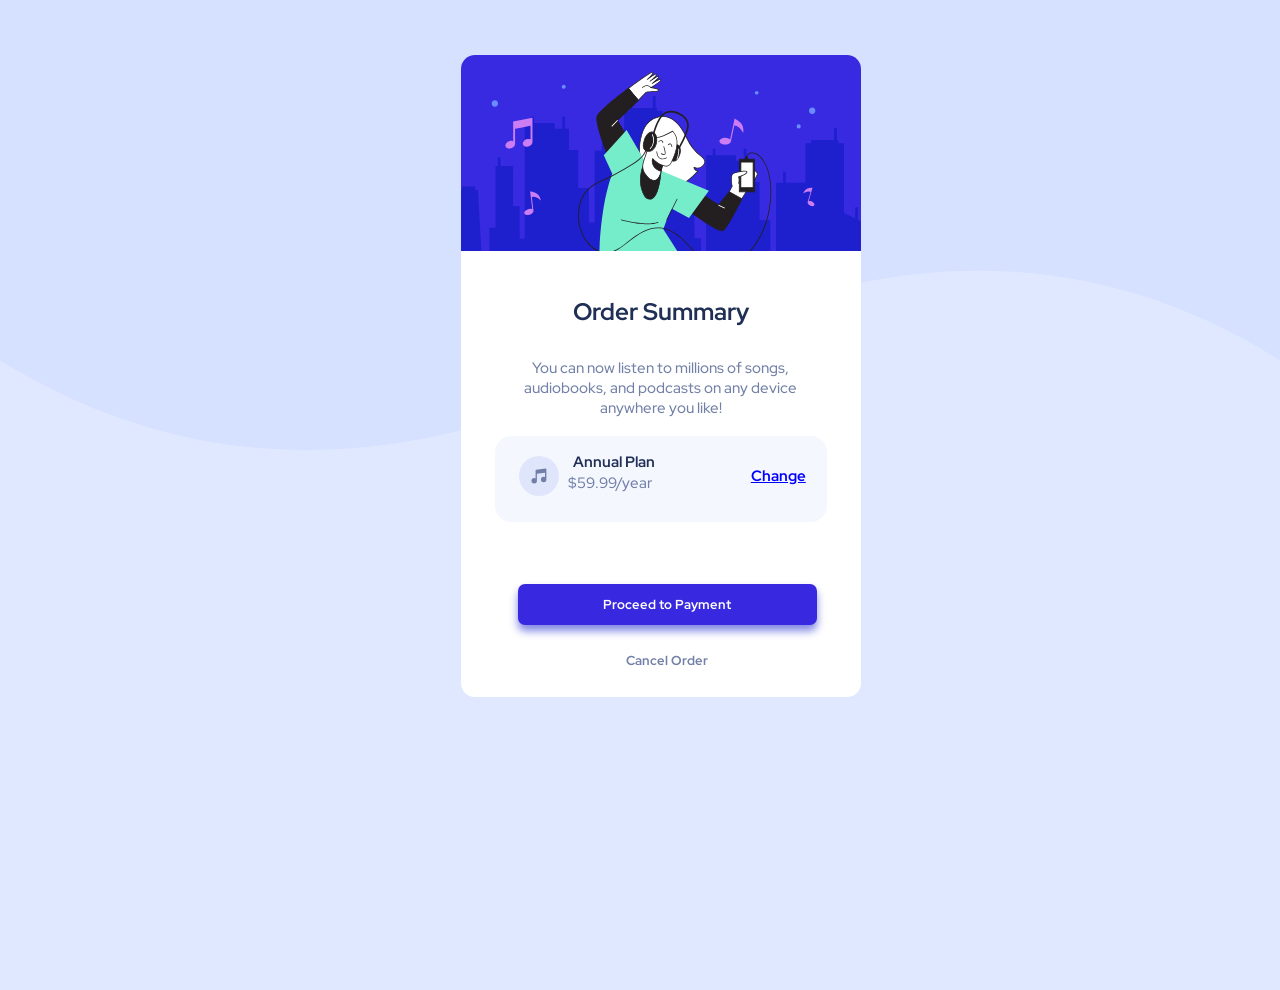
<file: index.html>
<!DOCTYPE html>
<html lang="en">
<head>
    <meta charset="UTF-8">
    <meta name="viewport" content="width=device-width, initial-scale=1.0">
    <link rel="stylesheet" href="./index.css">
    <link href="https://fonts.googleapis.com/css2?family=Red+Hat+Display:wght@500;700;900&display=swap" rel="stylesheet">
    <title>page3</title>
</head>
<body>
    <div class="page3">
        <img src="./images/pattern-background-desktop.svg" alt="image" class="image">
        <div class="contenar">
            <img src="./images/illustration-hero.svg" alt="photo">
            <h2>Order Summary</h2>
            <h3>You can now listen to millions of songs, audiobooks, and podcasts on any device anywhere you like!</h3>
           <section class="details">
                <img src="./images/icon-music.svg" alt="icon-music">
                <h4>Annual Plan</h4>
                <h5>$59.99/year</h5>
          <h5 class="Change"><u>Change</u></h5>
             </section>
            <button class="Proceed">Proceed to Payment</button>
             <button class="Cancel">Cancel Order</button>
        </div>
    </div>
</body>
</html>
</file>
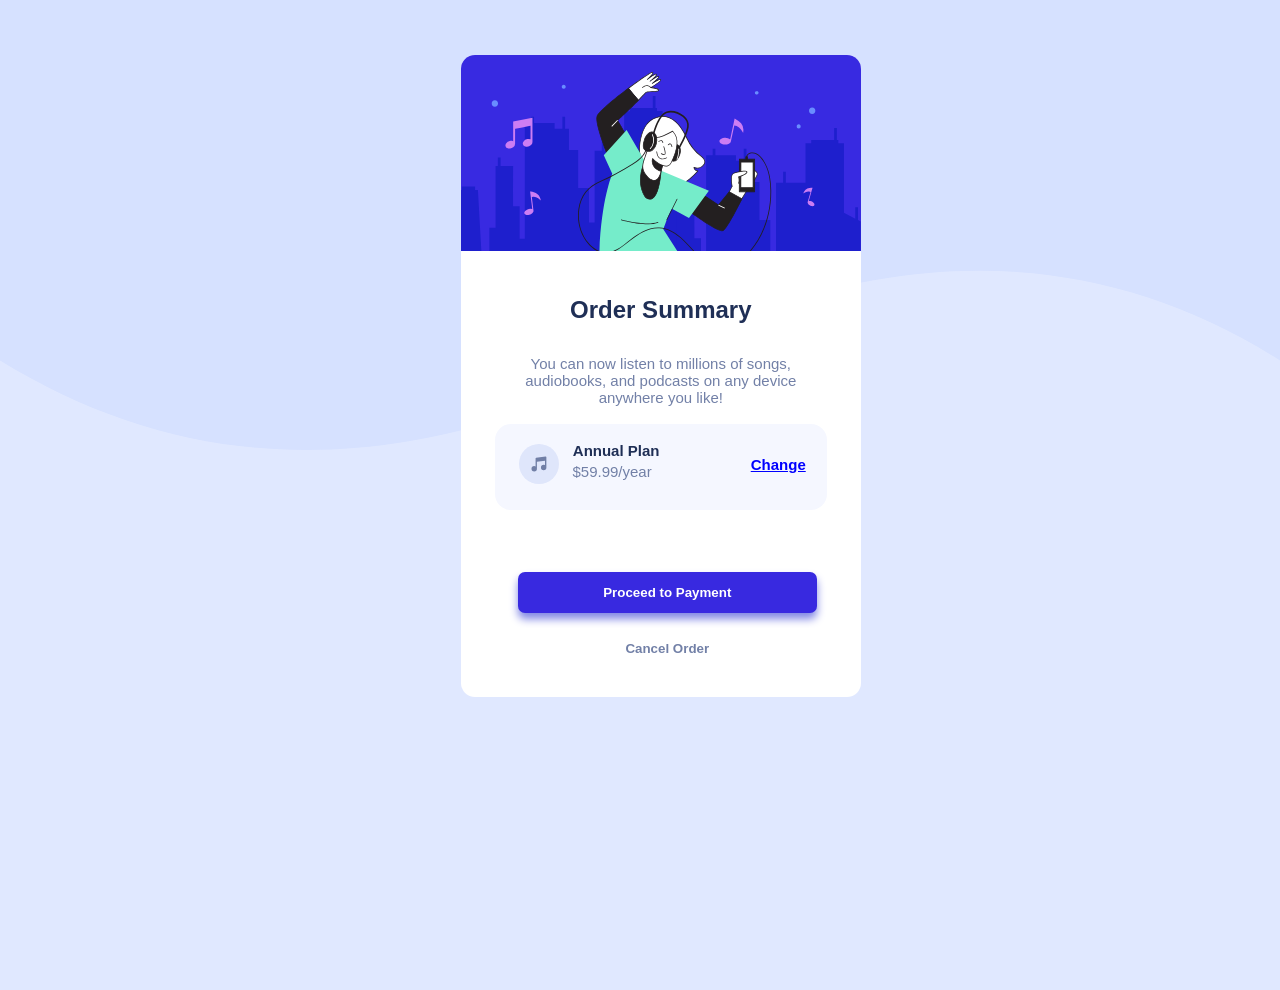
<file: html.html>
<!DOCTYPE html>
<html lang="en">
<head>
    <meta charset="UTF-8">
    <meta name="viewport" content="width=device-width, initial-scale=1.0">
    <link rel="stylesheet" href="./css.css">
     <link rel="stylesheet" href="https://fonts.google.com/specimen/Red+Hat+Display">
    <title>page3</title>
</head>
<body>
    <div class="page3">
        <img src="./images/pattern-background-desktop.svg" alt="image" class="image">
        <div class="contenar">
            <img src="./images/illustration-hero.svg" alt="photo">
            <h2>Order Summary</h2>
            <h3>You can now listen to millions of songs, audiobooks, and podcasts on any device anywhere you like!</h3>
           <section class="details">
                <img src="./images/icon-music.svg" alt="icon-music">
                <h4>Annual Plan</h4>
                <h5>$59.99/year</h5>
          <h5 class="Change"><u>Change</u></h5>
             </section>
            <button class="Proceed">Proceed to Payment</button>
             <button class="Cancel">Cancel Order</button>
        </div>
    </div>
</body>
</html>
</file>
<file: index.css>
*{
    text-align: center;
    margin: 0;
    padding: 0;
}
*{
  -webkit-box-sizing: border-box;
  -moz-box-sizing: border-box;
  box-sizing: border-box;
}
:root{
    --font-family: "Red Hat Display", sans-serif;
     --font-weight-normal: 500;
  --font-weight-bold: 700;
  --font-weight-extra-bold: 800;
    --font-size:18px;
}
.page3{
    width: 100%;
    height: 110vh;
    background-color: hsl(225, 100%, 94%);
}
.image{
    width: 100%;
    height: 50vh;
}
.contenar{
 width: 400px;
    height: 642px;
    margin: 10px auto;
    position: absolute;
    left: 36%;
    top: 5%;
    background-color: white;
    border-radius: 14px;
}
.contenar img{
width: 400px;
 border-top-left-radius: 14px;
    border-top-right-radius: 14px;

}
.contenar h2{
   margin-bottom: 25px;
    margin-top: 41px;
    font-family: var(--font-family);
    font-weight: var(--font-weight-bold);
    color: hsl(223, 47%, 23%);
}
.contenar h3:first-of-type{
   color: hsl(224, 23%, 55%);
    opacity: 189%;
    margin-bottom: -5px;
    margin-top: -24px;
    padding: 30px;
    font-family: var(--font-family);
    font-weight: var(--font-weight-normal);
    font-size: 15px;
}
.Change {       
   font-size: 15px;
    color: blue;
    font-family: var(--font-family);
    font-weight: var(--font-weight-bold);
    display: flex;
    justify-content: flex-end;
    align-items: center;
    margin-top: -5px;
   margin-left: 69px;

  }
.Change:hover {
 color: hsl(245, 75%, 52%);
 opacity: 50%;
 cursor: pointer;
}
  .details{
    background-color: hsl(225, 100%, 98%);
    width: 332px;
    height: 86px;
    margin: -12px auto;
    margin-bottom: 62px;
    border-radius: 16px;
     display: flex;
    justify-content: flex-start;
    align-items: center;
  }
  .details img{
   width: 40px;
    color: hsl(225, 100%, 94%);
    margin-top: -5px;
    opacity: 100%;
    margin-left: 24px;

}
.details h4{
   color: hsl(223, 47%, 23%);
    display: flex;
    justify-content: center;
    align-items: flex-end;
 margin-left: 14px;
    margin-top: -33px;
    font-family: var(--font-family);
    font-weight: var(--font-weight-bold);
    font-size:15px ;
}
.details h5:first-of-type{
    color: hsl(224, 23%, 55%);
    opacity: 189%;
    margin-left: -117px;
    margin-top: 9px;
    padding: 30px;
    font-family: var(--font-family);
    font-weight: var(--font-weight-normal);
    font-size: 15px;
}
button.Proceed {
   background-color: hsl(245, 75%, 52%);
    border: none;
    color: white;
    width: 299px;
    height: 41px;
    border-radius: 7px;
    margin-left: 43px;
    margin-bottom: 15px;
    margin-right: 30px;
    font-family: var(--font-family);
    font-weight: var(--font-weight-bold);
    box-shadow: 0 6px 9px hsl(236, 65%, 70%);
}
button.Proceed:hover {
 background-color: hsl(245, 75%, 52%);
 opacity: 50%;
 cursor: pointer;
}
button.Cancel:hover {
 color: hsl(224, 23%, 35%);;
 cursor: pointer;
}
button.Cancel {
    border: none;
    width: 299px;
    height: 41px;
    border-radius: 7px;
    margin-left: 43px;
    margin-bottom: 15px;
    margin-right: 30px;
    font-family: var(--font-family);
    font-weight: var(--font-weight-bold);
    color: hsl(224, 23%, 55%);
    background-color: white;


}
@media  (max-width:375px){
       .page3 {
       width: 100%;
        height: 100vh;
        background-image: url(./images/pattern-background-mobile.svg);
        background-repeat: no-repeat;
        background-position: top;
    }
.image{
    width: 300px;
    height: 50vh;
}
.contenar{
        width: 316px;
        height: 631px;
        margin: 10px auto;
        background-color: white;
        border-radius: 14px;
        position: absolute;
        top: 2%;
        left: 6%;
}
.contenar img{
        width: 316px;
 border-top-left-radius: 14px;
    border-top-right-radius: 14px;

}
.contenar h2{
   margin-bottom: 25px;
    margin-top: 41px;
    font-family: var(--font-family);
    font-weight: var(--font-weight-bold);
    color: hsl(223, 47%, 23%);
}
.contenar h3:first-of-type{
   color: hsl(224, 23%, 55%);
    opacity: 189%;
    margin-bottom: -5px;
    margin-top: -24px;
    padding: 30px;
    font-family: var(--font-family);
    font-weight: var(--font-weight-normal);
    font-size: 15px;
}
.Change {       
   font-size: 15px;
    color: blue;
    font-family: var(--font-family);
    font-weight: var(--font-weight-bold);
    display: flex;
    justify-content: flex-end;
    align-items: center;
   margin-top: 5px;
        margin-left: 21px;

  }
  .Change:hover {
 color: hsl(245, 75%, 52%);
 opacity: 50%;
 cursor: pointer;
}
  .details{
    background-color: hsl(225, 100%, 98%);
   width: 272px;
    height: 86px;
    margin: -12px auto;
    margin-bottom: 62px;
    border-radius: 16px;
     display: flex;
    justify-content: flex-start;
    align-items: center;
  }
  .details img{
   width: 40px;
    color: hsl(225, 100%, 94%);
    margin-top: -5px;
    opacity: 100%;
    margin-left: 14px;

}
.details h4{
   color: hsl(223, 47%, 23%);
    display: flex;
    justify-content: center;
    align-items: flex-end;
margin-left: 14px;
        margin-top: -4px;
        margin-bottom: 12px;
    font-family: var(--font-family);
    font-weight: var(--font-weight-bold);
    font-size:15px ;
}
.details h5:first-of-type{
    color: hsl(224, 23%, 55%);
    opacity: 189%;
    margin-left: -117px;
        margin-top: 38px;
    padding: 30px;
    font-family: var(--font-family);
    font-weight: var(--font-weight-normal);
    font-size: 15px;
}
button.Proceed {
   background-color: hsl(245, 75%, 52%);
    border: none;
    color: white;
    width: 239px;
    height: 41px;
    border-radius: 7px;
    margin-left: 43px;
    margin-bottom: 15px;
    margin-right: 30px;
    font-family: var(--font-family);
    font-weight: var(--font-weight-bold);
    box-shadow: 0 6px 9px hsl(236, 65%, 70%);
}
button.Proceed:hover {
 background-color: hsl(245, 75%, 52%);
 opacity: 50%;
 cursor: pointer;
}
button.Cancel:hover {
 color: hsl(224, 23%, 35%);;
 cursor: pointer;
}
button.Cancel {
    border: none;
    width: 239px;
    height: 41px;
    border-radius: 7px;
    margin-left: 43px;
    margin-bottom: 15px;
    margin-right: 30px;
    font-family: var(--font-family);
    font-weight: var(--font-weight-bold);
    color: hsl(224, 23%, 55%);
    background-color: white;

}
}
</file>
<file: css.css>
*{
    text-align: center;
    margin: 0;
    padding: 0;
}
*{
  -webkit-box-sizing: border-box;
  -moz-box-sizing: border-box;
  box-sizing: border-box;
}
:root{
    --font-family: "Red Hat Display", sans-serif;
     --font-weight-normal: 500;
  --font-weight-bold: 700;
  --font-weight-extra-bold: 800;
    --font-size:18px;
}
.page3{
    width: 100%;
    height: 110vh;
    background-color: hsl(225, 100%, 94%);
}
.image{
    width: 100%;
    height: 50vh;
}
.contenar{
 width: 400px;
    height: 642px;
    margin: 10px auto;
    position: absolute;
    left: 36%;
    top: 5%;
    background-color: white;
    border-radius: 14px;
}
.contenar img{
width: 400px;
 border-top-left-radius: 14px;
    border-top-right-radius: 14px;

}
.contenar h2{
   margin-bottom: 25px;
    margin-top: 41px;
    font-family: var(--font-family);
    font-weight: var(--font-weight-bold);
    color: hsl(223, 47%, 23%);
}
.contenar h3:first-of-type{
   color: hsl(224, 23%, 55%);
    opacity: 189%;
    margin-bottom: -5px;
    margin-top: -24px;
    padding: 30px;
    font-family: var(--font-family);
    font-weight: var(--font-weight-normal);
    font-size: 15px;
}
.Change {       
   font-size: 15px;
    color: blue;
    font-family: var(--font-family);
    font-weight: var(--font-weight-bold);
    display: flex;
    justify-content: flex-end;
    align-items: center;
    margin-top: -5px;
   margin-left: 69px;

  }
.Change:hover {
 color: hsl(245, 75%, 52%);
 opacity: 50%;
 cursor: pointer;
}
  .details{
    background-color: hsl(225, 100%, 98%);
    width: 332px;
    height: 86px;
    margin: -12px auto;
    margin-bottom: 62px;
    border-radius: 16px;
     display: flex;
    justify-content: flex-start;
    align-items: center;
  }
  .details img{
   width: 40px;
    color: hsl(225, 100%, 94%);
    margin-top: -5px;
    opacity: 100%;
    margin-left: 24px;

}
.details h4{
   color: hsl(223, 47%, 23%);
    display: flex;
    justify-content: center;
    align-items: flex-end;
 margin-left: 14px;
    margin-top: -33px;
    font-family: var(--font-family);
    font-weight: var(--font-weight-bold);
    font-size:15px ;
}
.details h5:first-of-type{
    color: hsl(224, 23%, 55%);
    opacity: 189%;
    margin-left: -117px;
    margin-top: 9px;
    padding: 30px;
    font-family: var(--font-family);
    font-weight: var(--font-weight-normal);
    font-size: 15px;
}
button.Proceed {
   background-color: hsl(245, 75%, 52%);
    border: none;
    color: white;
    width: 299px;
    height: 41px;
    border-radius: 7px;
    margin-left: 43px;
    margin-bottom: 15px;
    margin-right: 30px;
    font-family: var(--font-family);
    font-weight: var(--font-weight-bold);
    box-shadow: 0 6px 9px hsl(236, 65%, 70%);
}
button.Proceed:hover {
 background-color: hsl(245, 75%, 52%);
 opacity: 50%;
 cursor: pointer;
}
button.Cancel:hover {
 color: hsl(224, 23%, 35%);;
 cursor: pointer;
}
button.Cancel {
    border: none;
    width: 299px;
    height: 41px;
    border-radius: 7px;
    margin-left: 43px;
    margin-bottom: 15px;
    margin-right: 30px;
    font-family: var(--font-family);
    font-weight: var(--font-weight-bold);
    color: hsl(224, 23%, 55%);
    background-color: white;


}
@media  (max-width:375px){
       .page3 {
       width: 100%;
        height: 100vh;
        background-image: url(./images/pattern-background-mobile.svg);
        background-repeat: no-repeat;
        background-position: top;
    }
.image{
    width: 300px;
    height: 50vh;
}
.contenar{
        width: 316px;
        height: 631px;
        margin: 10px auto;
        background-color: white;
        border-radius: 14px;
        position: absolute;
        top: 2%;
        left: 6%;
}
.contenar img{
        width: 316px;
 border-top-left-radius: 14px;
    border-top-right-radius: 14px;

}
.contenar h2{
   margin-bottom: 25px;
    margin-top: 41px;
    font-family: var(--font-family);
    font-weight: var(--font-weight-bold);
    color: hsl(223, 47%, 23%);
}
.contenar h3:first-of-type{
   color: hsl(224, 23%, 55%);
    opacity: 189%;
    margin-bottom: -5px;
    margin-top: -24px;
    padding: 30px;
    font-family: var(--font-family);
    font-weight: var(--font-weight-normal);
    font-size: 15px;
}
.Change {       
   font-size: 15px;
    color: blue;
    font-family: var(--font-family);
    font-weight: var(--font-weight-bold);
    display: flex;
    justify-content: flex-end;
    align-items: center;
   margin-top: 5px;
        margin-left: 21px;

  }
  .Change:hover {
 color: hsl(245, 75%, 52%);
 opacity: 50%;
 cursor: pointer;
}
  .details{
    background-color: hsl(225, 100%, 98%);
   width: 272px;
    height: 86px;
    margin: -12px auto;
    margin-bottom: 62px;
    border-radius: 16px;
     display: flex;
    justify-content: flex-start;
    align-items: center;
  }
  .details img{
   width: 40px;
    color: hsl(225, 100%, 94%);
    margin-top: -5px;
    opacity: 100%;
    margin-left: 14px;

}
.details h4{
   color: hsl(223, 47%, 23%);
    display: flex;
    justify-content: center;
    align-items: flex-end;
margin-left: 14px;
        margin-top: -4px;
        margin-bottom: 12px;
    font-family: var(--font-family);
    font-weight: var(--font-weight-bold);
    font-size:15px ;
}
.details h5:first-of-type{
    color: hsl(224, 23%, 55%);
    opacity: 189%;
    margin-left: -117px;
        margin-top: 38px;
    padding: 30px;
    font-family: var(--font-family);
    font-weight: var(--font-weight-normal);
    font-size: 15px;
}
button.Proceed {
   background-color: hsl(245, 75%, 52%);
    border: none;
    color: white;
    width: 239px;
    height: 41px;
    border-radius: 7px;
    margin-left: 43px;
    margin-bottom: 15px;
    margin-right: 30px;
    font-family: var(--font-family);
    font-weight: var(--font-weight-bold);
    box-shadow: 0 6px 9px hsl(236, 65%, 70%);
}
button.Proceed:hover {
 background-color: hsl(245, 75%, 52%);
 opacity: 50%;
 cursor: pointer;
}
button.Cancel:hover {
 color: hsl(224, 23%, 35%);;
 cursor: pointer;
}
button.Cancel {
    border: none;
    width: 239px;
    height: 41px;
    border-radius: 7px;
    margin-left: 43px;
    margin-bottom: 15px;
    margin-right: 30px;
    font-family: var(--font-family);
    font-weight: var(--font-weight-bold);
    color: hsl(224, 23%, 55%);
    background-color: white;

}
}
</file>
